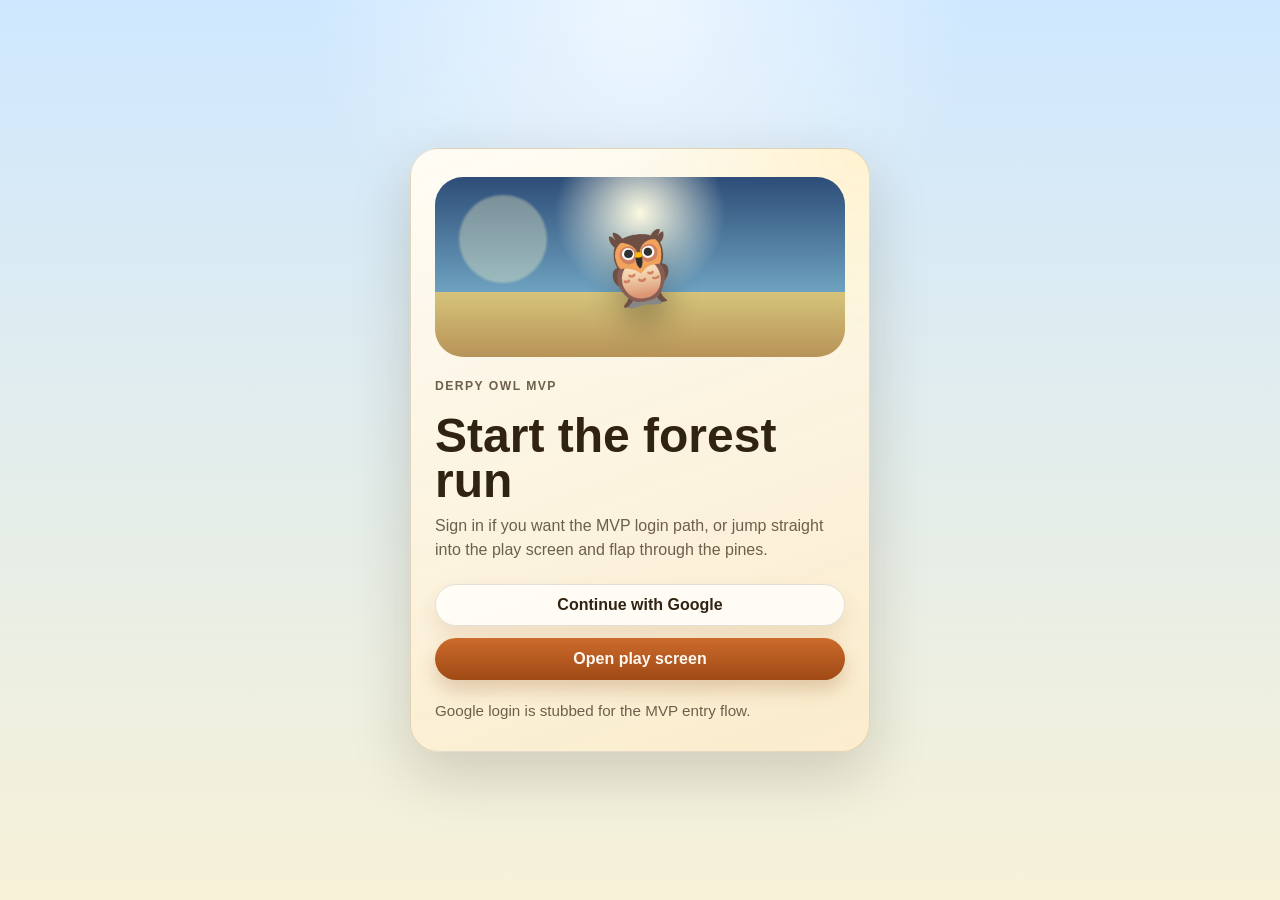
<file: index.html>
<!DOCTYPE html>
<html lang="en">
  <head>
    <meta charset="UTF-8" />
    <meta name="viewport" content="width=device-width, initial-scale=1.0" />
    <title>Derpy Owl</title>
    <link rel="stylesheet" href="styles.css" />
  </head>
  <body>
    <main class="shell">
      <section class="panel splash-panel" id="splash-screen" aria-labelledby="splash-title">
        <div class="splash-art" aria-hidden="true">
          <div class="splash-orb"></div>
          <div class="splash-owl">🦉</div>
        </div>
        <div class="splash-copy">
          <p class="eyebrow">Derpy Owl MVP</p>
          <h1 id="splash-title">Start the forest run</h1>
          <p class="splash-body">
            Sign in if you want the MVP login path, or jump straight into the play screen and flap through the pines.
          </p>
        </div>
        <div class="splash-actions">
          <button id="google-login-button" class="google-login-button" type="button">
            Continue with Google
          </button>
          <button id="enter-play-button" type="button">Open play screen</button>
        </div>
        <p id="login-status" class="login-status" role="status" aria-live="polite">
          Google login is stubbed for the MVP entry flow.
        </p>
      </section>
      <section class="panel game-panel is-hidden" id="play-screen">
        <div class="hud">
          <div class="brand">
            <span class="brand-mark">Derpy Owl</span>
            <span class="brand-copy">Flap through the pines. Space, click, or tap to flap.</span>
          </div>
          <div class="scoreboard">
            <span>Score</span>
            <strong id="score">0</strong>
          </div>
        </div>
        <canvas
          id="game"
          width="420"
          height="680"
          aria-label="Derpy Owl playable game canvas"
        ></canvas>
        <div class="overlay" id="overlay" role="status" aria-live="polite">
          <div class="card">
            <p class="eyebrow" id="overlay-eyebrow">Ready</p>
            <h1 id="overlay-title">Start a run</h1>
            <p id="overlay-copy">
              Keep the owl airborne, pass the branches, and survive as long as you can.
            </p>
            <button id="start-button" type="button">Start run</button>
          </div>
        </div>
      </section>
    </main>
    <script src="game.js"></script>
  </body>
</html>
</file>
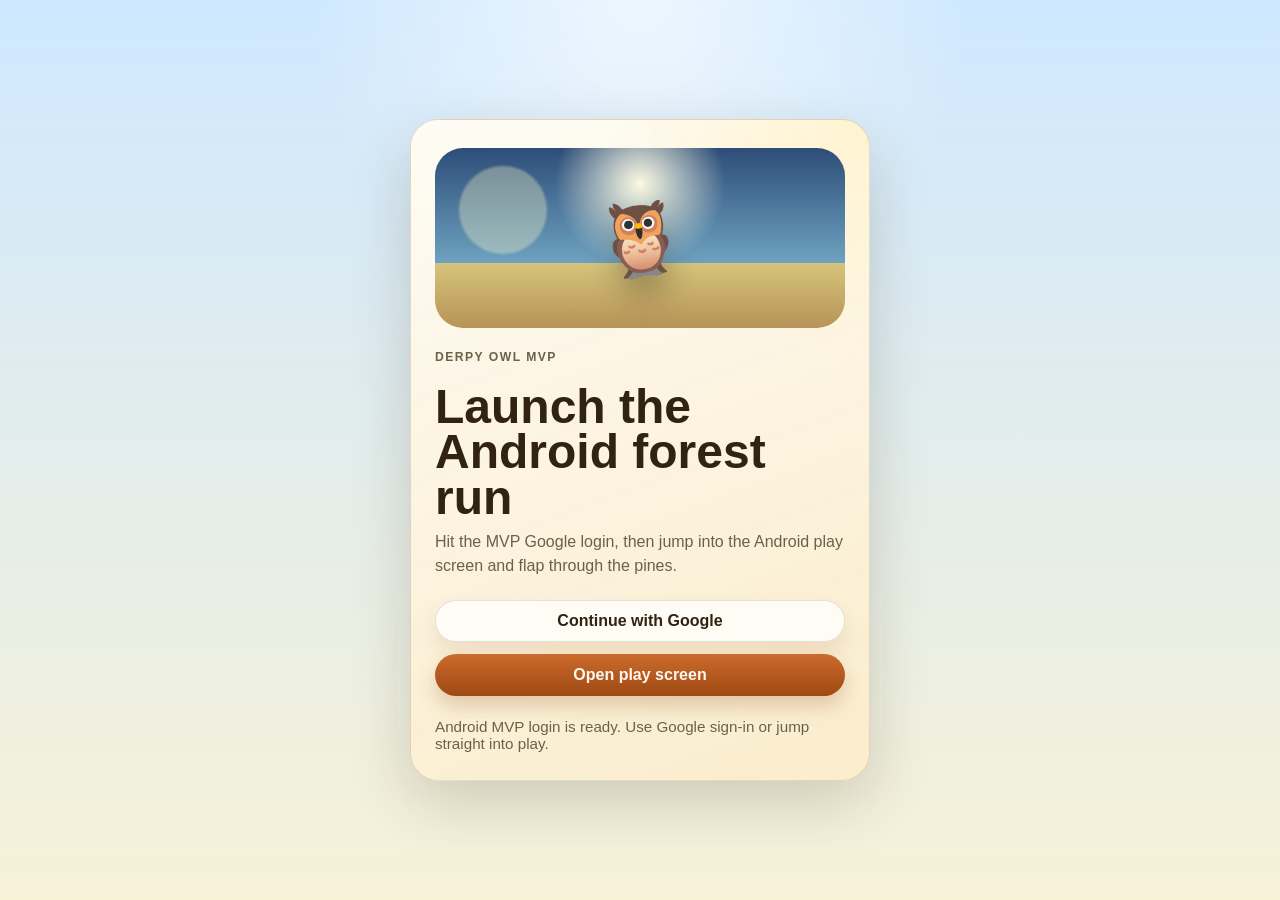
<file: app/src/main/assets/index.html>
<!DOCTYPE html>
<html lang="en">
  <head>
    <meta charset="UTF-8" />
    <meta name="viewport" content="width=device-width, initial-scale=1.0" />
    <meta name="theme-color" content="#203a57" />
    <title>Derpy Owl</title>
    <link rel="stylesheet" href="styles.css" />
  </head>
  <body>
    <main class="shell">
      <section class="panel splash-panel" id="splash-screen" aria-labelledby="splash-title">
        <div class="splash-art" aria-hidden="true">
          <div class="splash-orb"></div>
          <div class="splash-owl">🦉</div>
        </div>
        <div class="splash-copy">
          <p class="eyebrow">Derpy Owl MVP</p>
          <h1 id="splash-title">Launch the Android forest run</h1>
          <p class="splash-body">
            Hit the MVP Google login, then jump into the Android play screen and flap through the pines.
          </p>
        </div>
        <div class="splash-actions">
          <button id="google-login-button" class="google-login-button" type="button">
            Continue with Google
          </button>
          <button id="enter-play-button" type="button">Open play screen</button>
        </div>
        <p id="login-status" class="login-status" role="status" aria-live="polite">
          Android MVP login is ready. Use Google sign-in or jump straight into play.
        </p>
      </section>
      <section class="panel game-panel is-hidden" id="play-screen">
        <div class="hud">
          <div class="brand">
            <span class="brand-mark">Derpy Owl</span>
            <span class="brand-copy">Flap through the pines. Space, click, or tap to flap.</span>
          </div>
          <div class="scoreboard">
            <span>Score</span>
            <strong id="score">0</strong>
          </div>
        </div>
        <canvas
          id="game"
          width="420"
          height="680"
          aria-label="Derpy Owl playable game canvas"
        ></canvas>
        <div class="overlay" id="overlay" role="status" aria-live="polite">
          <div class="card">
            <p class="eyebrow" id="overlay-eyebrow">Ready</p>
            <h1 id="overlay-title">Start a run</h1>
            <p id="overlay-copy">
              Keep the owl airborne, pass the branches, and survive as long as you can.
            </p>
            <button id="start-button" type="button">Start run</button>
          </div>
        </div>
      </section>
    </main>
    <script src="game.js"></script>
  </body>
</html>
</file>
<file: styles.css>
:root {
  color-scheme: light;
  --bg-top: #cfe8ff;
  --bg-bottom: #f7f2d8;
  --panel: rgba(255, 251, 240, 0.8);
  --panel-border: rgba(89, 61, 34, 0.16);
  --ink: #312312;
  --muted: #6d604b;
  --accent: #cc6b2c;
  --accent-strong: #9f4914;
  --shadow: rgba(49, 35, 18, 0.18);
}

* {
  box-sizing: border-box;
}

body {
  margin: 0;
  min-height: 100vh;
  font-family: "Trebuchet MS", "Gill Sans", sans-serif;
  color: var(--ink);
  background:
    radial-gradient(circle at top, rgba(255, 255, 255, 0.62), transparent 30%),
    linear-gradient(180deg, var(--bg-top) 0%, var(--bg-bottom) 100%);
}

.shell {
  min-height: 100vh;
  display: grid;
  place-items: center;
  padding: 24px;
}

.panel {
  position: relative;
  width: min(100%, 460px);
  padding: 18px;
  border: 1px solid var(--panel-border);
  border-radius: 28px;
  background: var(--panel);
  box-shadow: 0 22px 60px var(--shadow);
  backdrop-filter: blur(18px);
}

.panel.is-hidden {
  display: none;
}

.splash-panel {
  overflow: hidden;
  display: grid;
  gap: 22px;
  padding: 28px 24px;
  background:
    radial-gradient(circle at top right, rgba(255, 242, 205, 0.9), transparent 32%),
    linear-gradient(160deg, rgba(255, 252, 244, 0.96), rgba(251, 236, 202, 0.92));
}

.splash-art {
  position: relative;
  min-height: 180px;
  display: grid;
  place-items: center;
  border-radius: 28px;
  background:
    radial-gradient(circle at 50% 20%, rgba(255, 252, 227, 0.98), rgba(255, 252, 227, 0) 34%),
    linear-gradient(180deg, #2d4d78 0%, #6ea2c0 64%, #d6c47b 64%, #b79357 100%);
}

.splash-orb {
  position: absolute;
  inset: 18px auto auto 24px;
  width: 88px;
  height: 88px;
  border-radius: 999px;
  background: rgba(255, 248, 198, 0.34);
  filter: blur(1px);
}

.splash-owl {
  position: relative;
  font-size: 4.5rem;
  line-height: 1;
  transform: rotate(-8deg);
  text-shadow: 0 18px 30px rgba(22, 18, 10, 0.28);
}

.splash-copy {
  display: grid;
  gap: 10px;
}

.splash-copy h1 {
  margin: 0;
  font-size: clamp(2.1rem, 5vw, 3rem);
  line-height: 0.95;
}

.splash-body {
  margin: 0;
  color: var(--muted);
  line-height: 1.5;
  font-size: 1rem;
}

.splash-actions {
  display: grid;
  gap: 12px;
}

.google-login-button {
  color: var(--ink);
  background: rgba(255, 253, 247, 0.95);
  box-shadow: inset 0 0 0 1px rgba(109, 96, 75, 0.18), 0 10px 20px rgba(136, 65, 17, 0.12);
}

.google-login-button:hover {
  filter: none;
  background: rgba(255, 255, 255, 1);
}

.login-status {
  min-height: 1.4em;
  margin: 0;
  color: var(--muted);
  font-size: 0.95rem;
}

.game-panel {
  display: block;
}

.hud {
  display: flex;
  align-items: flex-start;
  justify-content: space-between;
  gap: 16px;
  margin-bottom: 14px;
}

.brand {
  display: grid;
  gap: 6px;
}

.brand-mark {
  font-size: 1.4rem;
  font-weight: 700;
}

.brand-copy,
.scoreboard span,
.eyebrow,
#overlay-copy {
  color: var(--muted);
}

.brand-copy {
  font-size: 0.95rem;
}

.scoreboard {
  display: grid;
  gap: 2px;
  text-align: right;
}

.scoreboard strong {
  font-size: 1.75rem;
}

canvas {
  display: block;
  width: 100%;
  height: auto;
  border-radius: 24px;
  background: linear-gradient(180deg, #a8daf8 0%, #c5ecff 55%, #e6d7a5 55%, #cdb872 100%);
}

.overlay {
  position: absolute;
  inset: 82px 18px 18px;
  display: grid;
  place-items: center;
  background: rgba(19, 14, 8, 0.2);
  border-radius: 24px;
  transition: opacity 180ms ease;
}

.overlay.is-hidden {
  opacity: 0;
  pointer-events: none;
}

.card {
  width: min(100%, 290px);
  padding: 22px 20px;
  border-radius: 22px;
  text-align: center;
  background: rgba(255, 249, 235, 0.96);
  box-shadow: 0 16px 34px rgba(55, 38, 13, 0.16);
}

.eyebrow {
  margin: 0 0 10px;
  text-transform: uppercase;
  letter-spacing: 0.12em;
  font-size: 0.76rem;
  font-weight: 700;
}

#overlay-title {
  margin: 0 0 10px;
  font-size: 2rem;
}

#overlay-copy {
  margin: 0 0 18px;
  line-height: 1.45;
}

button {
  border: 0;
  border-radius: 999px;
  padding: 12px 22px;
  font: inherit;
  font-weight: 700;
  color: #fff9f2;
  background: linear-gradient(180deg, var(--accent) 0%, var(--accent-strong) 100%);
  cursor: pointer;
  box-shadow: 0 10px 20px rgba(136, 65, 17, 0.24);
}

button:hover {
  filter: brightness(1.04);
}

button:focus-visible {
  outline: 3px solid rgba(49, 35, 18, 0.25);
  outline-offset: 3px;
}

@media (max-width: 540px) {
  .panel {
    padding: 14px;
    border-radius: 24px;
  }

  .splash-panel {
    padding: 20px 16px;
  }

  .splash-art {
    min-height: 150px;
  }

  .hud {
    align-items: stretch;
    flex-direction: column;
  }

  .scoreboard {
    text-align: left;
  }

  .overlay {
    inset: 110px 14px 14px;
  }
}
</file>
<file: app/src/main/assets/styles.css>
:root {
  color-scheme: light;
  --bg-top: #cfe8ff;
  --bg-bottom: #f7f2d8;
  --panel: rgba(255, 251, 240, 0.8);
  --panel-border: rgba(89, 61, 34, 0.16);
  --ink: #312312;
  --muted: #6d604b;
  --accent: #cc6b2c;
  --accent-strong: #9f4914;
  --shadow: rgba(49, 35, 18, 0.18);
}

* {
  box-sizing: border-box;
}

body {
  margin: 0;
  min-height: 100vh;
  font-family: "Trebuchet MS", "Gill Sans", sans-serif;
  color: var(--ink);
  background:
    radial-gradient(circle at top, rgba(255, 255, 255, 0.62), transparent 30%),
    linear-gradient(180deg, var(--bg-top) 0%, var(--bg-bottom) 100%);
  overscroll-behavior: none;
}

.shell {
  min-height: 100vh;
  display: grid;
  place-items: center;
  padding: 24px;
}

.panel {
  position: relative;
  width: min(100%, 460px);
  padding: 18px;
  border: 1px solid var(--panel-border);
  border-radius: 28px;
  background: var(--panel);
  box-shadow: 0 22px 60px var(--shadow);
  backdrop-filter: blur(18px);
}

.panel.is-hidden {
  display: none;
}

.splash-panel {
  overflow: hidden;
  display: grid;
  gap: 22px;
  padding: 28px 24px;
  background:
    radial-gradient(circle at top right, rgba(255, 242, 205, 0.9), transparent 32%),
    linear-gradient(160deg, rgba(255, 252, 244, 0.96), rgba(251, 236, 202, 0.92));
}

.splash-art {
  position: relative;
  min-height: 180px;
  display: grid;
  place-items: center;
  border-radius: 28px;
  background:
    radial-gradient(circle at 50% 20%, rgba(255, 252, 227, 0.98), rgba(255, 252, 227, 0) 34%),
    linear-gradient(180deg, #2d4d78 0%, #6ea2c0 64%, #d6c47b 64%, #b79357 100%);
}

.splash-orb {
  position: absolute;
  inset: 18px auto auto 24px;
  width: 88px;
  height: 88px;
  border-radius: 999px;
  background: rgba(255, 248, 198, 0.34);
  filter: blur(1px);
}

.splash-owl {
  position: relative;
  font-size: 4.5rem;
  line-height: 1;
  transform: rotate(-8deg);
  text-shadow: 0 18px 30px rgba(22, 18, 10, 0.28);
}

.splash-copy {
  display: grid;
  gap: 10px;
}

.splash-copy h1 {
  margin: 0;
  font-size: clamp(2.1rem, 5vw, 3rem);
  line-height: 0.95;
}

.splash-body {
  margin: 0;
  color: var(--muted);
  line-height: 1.5;
  font-size: 1rem;
}

.splash-actions {
  display: grid;
  gap: 12px;
}

.google-login-button {
  color: var(--ink);
  background: rgba(255, 253, 247, 0.95);
  box-shadow: inset 0 0 0 1px rgba(109, 96, 75, 0.18), 0 10px 20px rgba(136, 65, 17, 0.12);
}

.google-login-button:hover {
  filter: none;
  background: rgba(255, 255, 255, 1);
}

.login-status {
  min-height: 1.4em;
  margin: 0;
  color: var(--muted);
  font-size: 0.95rem;
}

.game-panel {
  display: block;
}

.hud {
  display: flex;
  align-items: flex-start;
  justify-content: space-between;
  gap: 16px;
  margin-bottom: 14px;
}

.brand {
  display: grid;
  gap: 6px;
}

.brand-mark {
  font-size: 1.4rem;
  font-weight: 700;
}

.brand-copy,
.scoreboard span,
.eyebrow,
#overlay-copy {
  color: var(--muted);
}

.brand-copy {
  font-size: 0.95rem;
}

.scoreboard {
  display: grid;
  gap: 2px;
  text-align: right;
}

.scoreboard strong {
  font-size: 1.75rem;
}

canvas {
  display: block;
  width: 100%;
  height: auto;
  touch-action: manipulation;
  border-radius: 24px;
  background: linear-gradient(180deg, #a8daf8 0%, #c5ecff 55%, #e6d7a5 55%, #cdb872 100%);
}

.overlay {
  position: absolute;
  inset: 82px 18px 18px;
  display: grid;
  place-items: center;
  background: rgba(19, 14, 8, 0.2);
  border-radius: 24px;
  transition: opacity 180ms ease;
}

.overlay.is-hidden {
  opacity: 0;
  pointer-events: none;
}

.card {
  width: min(100%, 290px);
  padding: 22px 20px;
  border-radius: 22px;
  text-align: center;
  background: rgba(255, 249, 235, 0.96);
  box-shadow: 0 16px 34px rgba(55, 38, 13, 0.16);
}

.eyebrow {
  margin: 0 0 10px;
  text-transform: uppercase;
  letter-spacing: 0.12em;
  font-size: 0.76rem;
  font-weight: 700;
}

#overlay-title {
  margin: 0 0 10px;
  font-size: 2rem;
}

#overlay-copy {
  margin: 0 0 18px;
  line-height: 1.45;
}

button {
  border: 0;
  border-radius: 999px;
  padding: 12px 22px;
  font: inherit;
  font-weight: 700;
  color: #fff9f2;
  background: linear-gradient(180deg, var(--accent) 0%, var(--accent-strong) 100%);
  cursor: pointer;
  box-shadow: 0 10px 20px rgba(136, 65, 17, 0.24);
}

button:hover {
  filter: brightness(1.04);
}

button:focus-visible {
  outline: 3px solid rgba(49, 35, 18, 0.25);
  outline-offset: 3px;
}

@media (max-width: 540px) {
  .panel {
    padding: 14px;
    border-radius: 24px;
  }

  .splash-panel {
    padding: 20px 16px;
  }

  .splash-art {
    min-height: 150px;
  }

  .hud {
    align-items: stretch;
    flex-direction: column;
  }

  .scoreboard {
    text-align: left;
  }

  .overlay {
    inset: 110px 14px 14px;
  }
}
</file>
